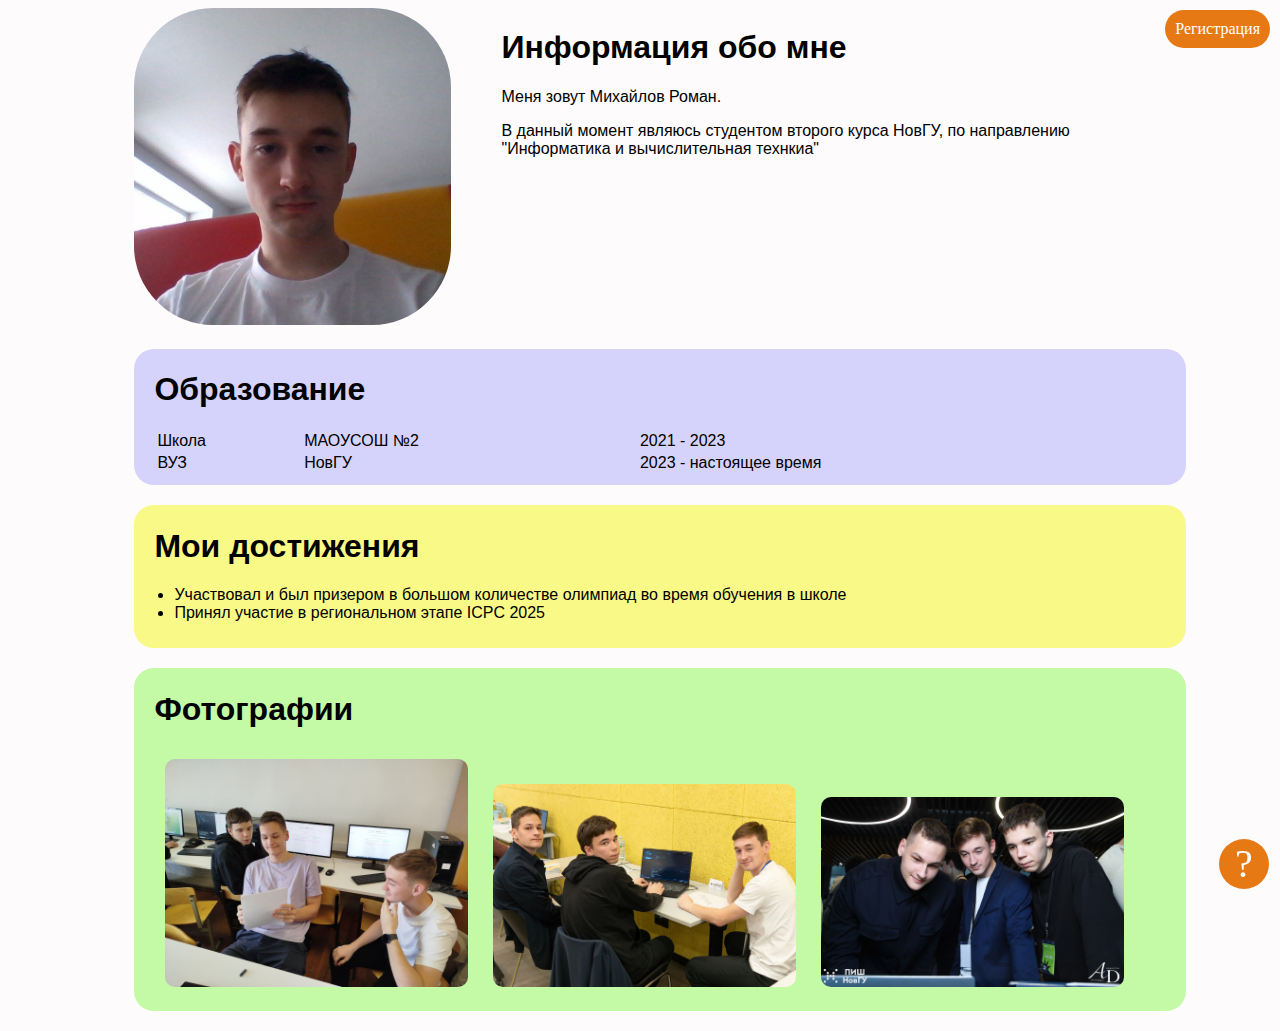
<file: index.html>
<!DOCTYPE html>
<html lang="en">
  <head>
    <meta charset="UTF-8" />
    <meta name="viewport" content="width=device-width, initial-scale=1.0" />
    <title>Михайлов Роман</title>
    <link rel="stylesheet" href="styles/index.css"></link>
  </head>
  <body>
    <a href="reg.html"><div class="reg">Регистрация</div></a>
    <a href="https://t.me/ccrayp" target="_blank"><div class="info">?</div></a>
    <div class="container">
      <div class="main-info">
        <div class="ava"><img src="photos/ava.jpg" alt="моя фотография"></div>
        <div class="about">
          <h1>Информация обо мне</h1>
          <p>
            Меня зовут Михайлов Роман. </p>
            <p>
            В данный момент являюсь студентом второго курса НовГУ, по направлению "Информатика и вычислительная технкиа"
          </p>
        </div>
      </div>
      <div class="card education">
        <h1>Образование</h1>
        <table class="table">
          <tr>
            <td>Школа</td>
            <td>МАОУСОШ №2</td>
            <td>2021 - 2023</td>
          </tr>
          <tr>
            <td>ВУЗ</td>
            <td>НовГУ</td>
            <td>2023 - настоящее время</td>
          </tr>
        </table>
      </div>
      <div class="card achivments">
        <h1>Мои достижения</h1>
        <ul class="ach-list">
          <li>Участвовал и был призером в большом количестве олимпиад во время обучения в школе</li>
          <li>Принял участие в региональном этапе ICPC 2025</li>
        </ul>
      </div>
      <div class="card photos">
        <h1>Фотографии</h1>
        <img class="photo" src="photos/ICPC NWQ 2025.jpg" alt="ICPC NWQ 2025">
        <img class="photo" src="photos/ICPC NWRRC 2025.jpg" alt="NWRRC 2025">
        <img class="photo" src="photos/ПИШ НовГУ (выставка кафедр) 1.jpg" alt="ПИШ НовГУ (выставка кафедр)">
      </div>
    </div>
  </body>
</html>
</file>
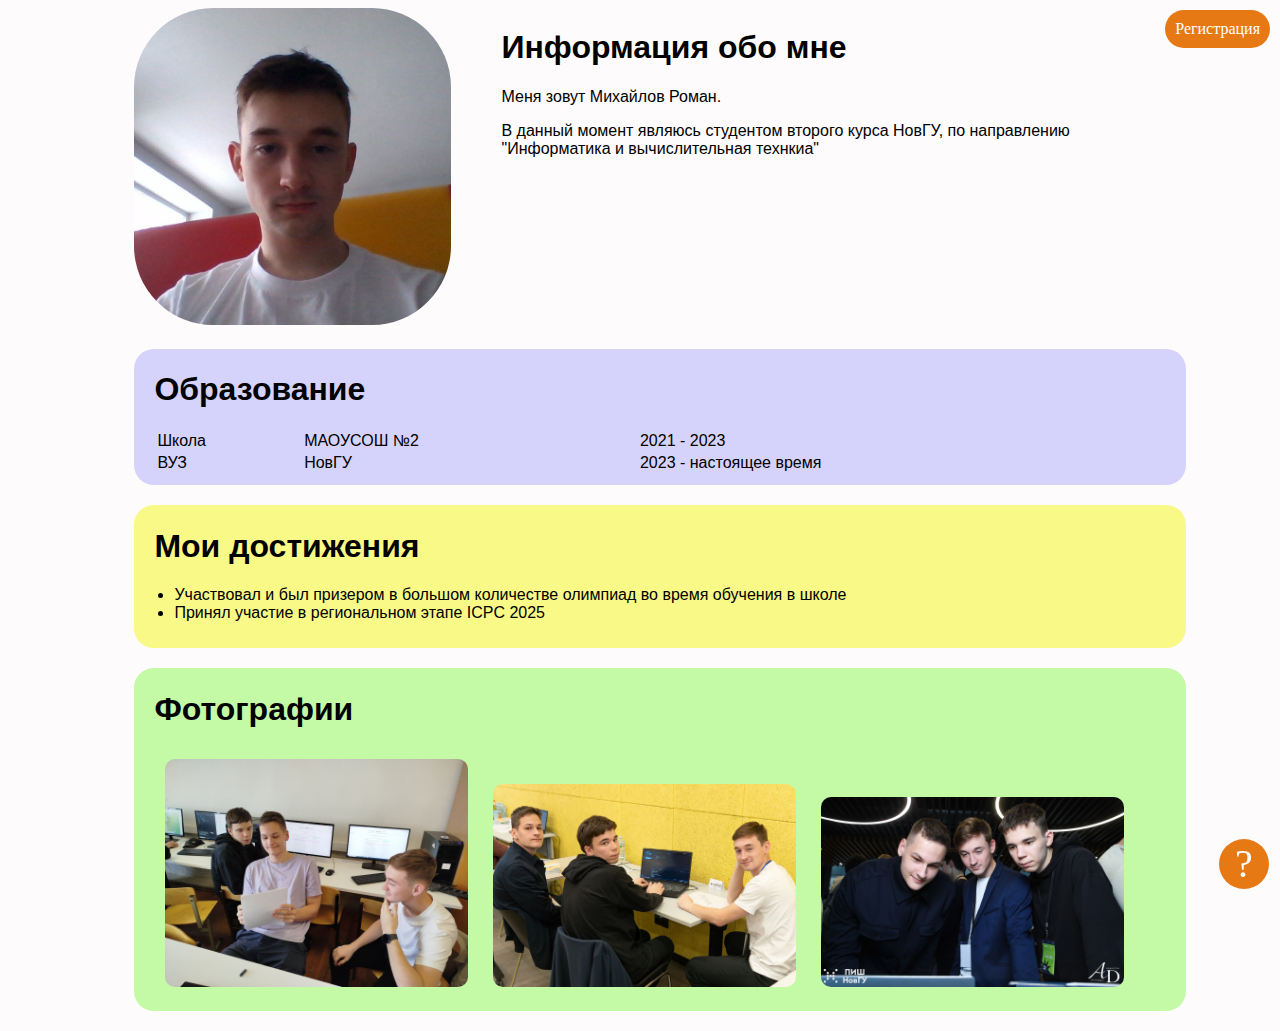
<file: html/index.html>
<!DOCTYPE html>
<html lang="en">
  <head>
    <meta charset="UTF-8" />
    <meta name="viewport" content="width=device-width, initial-scale=1.0" />
    <title>Михайлов Роман</title>
    <link rel="stylesheet" href="../styles/index.css"></link>
  </head>
  <body>
    <a href="./reg.html"><div class="reg">Регистрация</div></a>
    <a href="https://t.me/ccrayp" target="_blank"><div class="info">?</div></a>
    <div class="container">
      <div class="main-info">
        <div class="ava"><img src="../photos/ava.jpg" alt="моя фотография"></div>
        <div class="about">
          <h1>Информация обо мне</h1>
          <p>
            Меня зовут Михайлов Роман. </p>
            <p>
            В данный момент являюсь студентом второго курса НовГУ, по направлению "Информатика и вычислительная технкиа"
          </p>
        </div>
      </div>
      <div class="card education">
        <h1>Образование</h1>
        <table class="table">
          <tr>
            <td>Школа</td>
            <td>МАОУСОШ №2</td>
            <td>2021 - 2023</td>
          </tr>
          <tr>
            <td>ВУЗ</td>
            <td>НовГУ</td>
            <td>2023 - настоящее время</td>
          </tr>
        </table>
      </div>
      <div class="card achivments">
        <h1>Мои достижения</h1>
        <ul class="ach-list">
          <li>Участвовал и был призером в большом количестве олимпиад во время обучения в школе</li>
          <li>Принял участие в региональном этапе ICPC 2025</li>
        </ul>
      </div>
      <div class="card photos">
        <h1>Фотографии</h1>
        <img class="photo" src="../photos/ICPC NWQ 2025.jpg" alt="ICPC NWQ 2025">
        <img class="photo" src="../photos/ICPC NWRRC 2025.jpg" alt="NWRRC 2025">
        <img class="photo" src="../photos/ПИШ НовГУ (выставка кафедр) 1.jpg" alt="ПИШ НовГУ (выставка кафедр)">
      </div>
    </div>
  </body>
</html>
</file>
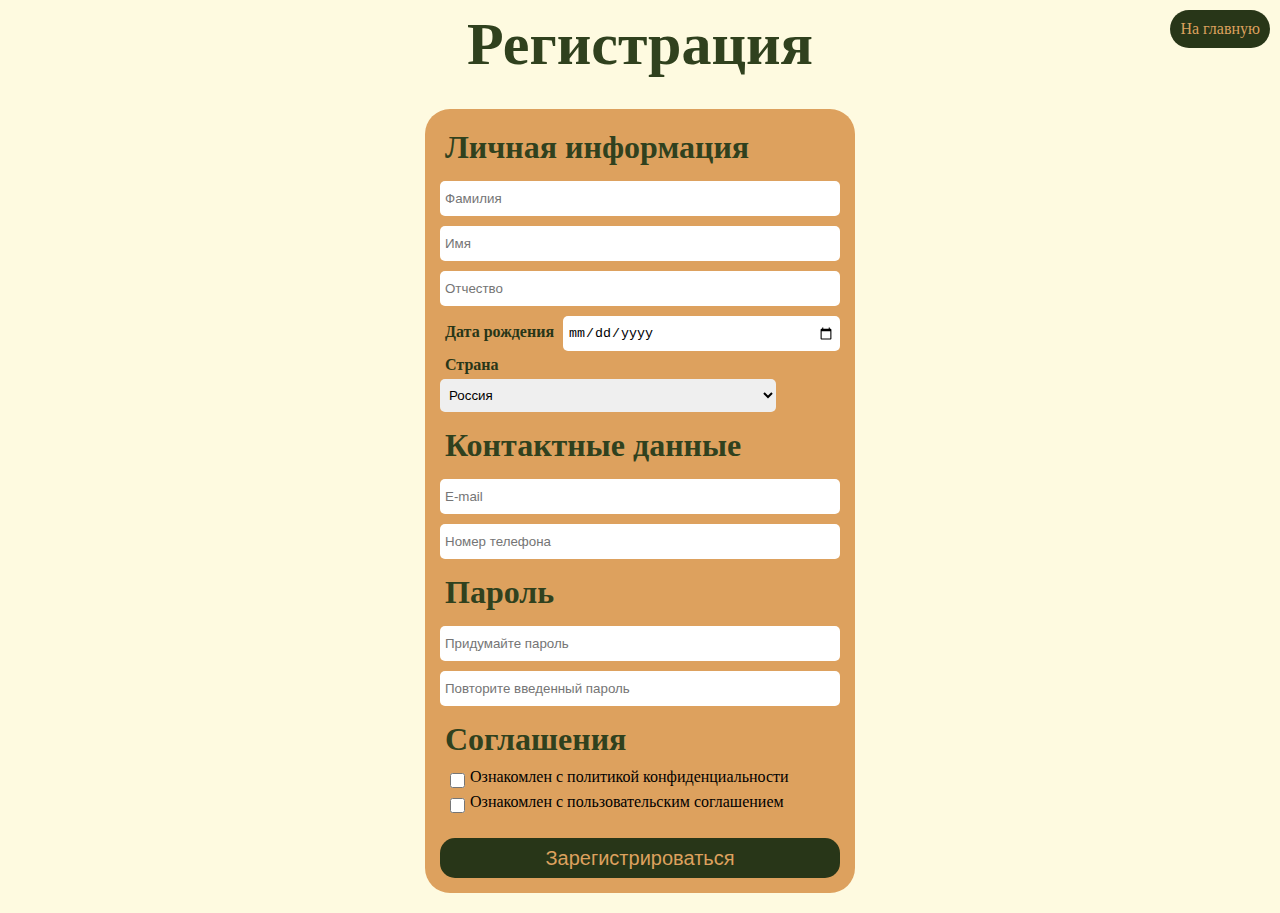
<file: reg.html>
<!DOCTYPE html>
<html lang="en">
  <head>
    <meta charset="UTF-8" />
    <meta name="viewport" content="width=device-width, initial-scale=1.0" />
    <title>Регистрация</title>
    <link rel="stylesheet" href="styles/reg.css" />
  </head>
  <body>
    <a href="index.html"><div class="main">На главную</div></a>
    <div class="container">
      <div class="regLabel"><h1 id="regLabelText">Регистрация</h1></div>
      <div class="regBlock">
        <form>
          <h1>Личная информация</h1>
          <input id="secondName" type="text" placeholder="Фамилия" required />
          <input id="firstName" type="text" placeholder="Имя" required />
          <input id="otchecsvo" type="text" placeholder="Отчество" required />
          <div class="birth">
            <label>Дата рождения</label>
            <input id="birthDate" type="date" required />
          </div>
          <div class="country">
            <label>Страна</label>
            <select id="county">
              <option>Россия</option>
              <option>Азербайджан</option>
              <option>Армения</option>
              <option>Беларусь</option>
              <option>Кыргызстан</option>
              <option>Молдова</option>
              <option>Таджикистан</option>
              <option>Туркменистан</option>
              <option>Узбекистан</option>
            </select>
          </div>
          <h1>Контактные данные</h1>
          <input id="email" type="email" placeholder="E-mail" required />
          <input
            id="firstName"
            type="tel"
            placeholder="Номер телефона"
            required
          />
          <h1>Пароль</h1>
          <input
            id="fisrtPassword"
            type="password"
            placeholder="Придумайте пароль"
            required
          />
          <input
            id="fisrtPassword"
            type="password"
            placeholder="Повторите введенный пароль"
            required
          />
          <h1>Соглашения</h1>
          <div class="checkboxes">
            <input id="privicyPolitics" type="checkbox" required /><label
              >Ознакомлен с политикой конфиденциальности</label
            >
          </div>
          <div class="checkboxes">
            <input id="userPolitics" type="checkbox" required /><label
              >Ознакомлен с пользовательским соглашением</label
            >
          </div>
          <div>
            <input id="regButton" type="submit" value="Зарегистрироваться" />
          </div>
        </form>
      </div>
    </div>
  </body>
</html>
</file>
<file: styles/index.css>
body {
    background-color: rgb(253, 251, 251);
    font-family: Calibri;
}

.reg {
    position: fixed;
    background-color: #e67914;
    color: white;
    padding: 10px;
    border-radius: 25px;
    top: 10px;
    right: 10px;
}

.info {
    width: 50px;
    height: 50px;
    background-color: rgb(230, 121, 20);
    position: fixed;
    text-align: center;
    line-height: 50px;
    font-size: 40px;
    border-radius: 50%;
    color: white;
    margin-bottom: 10px;
    margin-right: 10px;
    bottom: 1px;
    right: 1px;
}

.info a, a:active, a:visited {
    text-decoration: none;
    color: white;
}

.card {
    width: 100%;
    padding: 10px 20px;
    border-radius: 20px;
    margin-bottom: 20px;
    padding-top: 1px;
}

.education {
    background: rgba(171, 167, 253, 0.489);
}

.achivments {
    background: rgba(249, 249, 130, 0.959);
}

.photos {
    background: rgb(196, 249, 165);
}

.education table {
    width: 100%;
}

.container {
    font-family: Arial;
    font-size: 16px;
    margin-left: 10%;
    margin-right: 10%;
    max-width: 80%;
}

.main-info {
    width: 100%;
    height: 100%;
    display: flex;
}

.about {
    width: 75%;
    display: flex;
    margin-right: 5%;
    display: block;
    border-radius: 25px;
    margin-left: 5%;
}

.ava {
    width: 40%;
    margin-bottom: 20px;
    min-width: 180px;
    max-width: 350px;
}

.ava img{
    width: 100%;
    border-radius: 25%;
}

.education {
    width: 100%;
    height: 100%;
}

.photo {
    width: 30%;
    margin: 1%;
    border-radius: 10px;
}

.ach-list {
    list-style: disc;
    padding-left: 20px;
}
</file>
<file: styles/reg.css>
body {
    margin: 0px;
    font-family: Calibri;
}

.main {
    position: fixed;
    padding: 10px;
    border-radius: 25px;
    top: 10px;
    right: 10px;
    color: #DDA15E;
    background-color: #283618;
    transition: 0.3s;
}

main:hover {
    background-color: #364526;
}

.container {
    margin: 0px;
    background-color: #FEFAE0;
    display: flex;
    flex-direction: column;
    align-items: center;
}

.regLabel {
    font-size: 30px;
    margin-bottom: 20px;
}

.regBlock {
    background-color: #DDA15E;
    width: 410px;
    padding: 10px;
    border-radius: 25px;
    margin-bottom: 20px;
}

#birthDate{
    width: 65%;
}

.birth label, .country label {
    width: 30%;
    margin-left: 10px;
    color: #283618;
    font-weight: bold;
}

#county {
    margin: 5px;
    width: 82%;
    height: 33px;
    border-radius: 5px;
    border: 0px;
    padding: 5px;
}

input {
    margin: 5px;
    width: 390px;
    height: 25px;
    border-radius: 5px;
    border: 0px;
    padding: 5px;
}

h1 {
    color: #30411e;
    margin: 10px;
}

.checkboxes {
    display: flex;
    margin-left: 10px;
}

#privicyPolitics, #userPolitics {
    display: block;
    width: 15px;
    height: 15px;
}

#regButton {
    color: #DDA15E;
    background-color: #283618;
    margin-top: 20px;
    width: 400px;
    height: 40px;
    border: 0;
    border-radius: 15px;
    transition: 0.3s;
    font-size: 20px;
}

#regButton:hover {
    background-color: #364526;
}

@media(max-width: 510px) {
}
</file>
